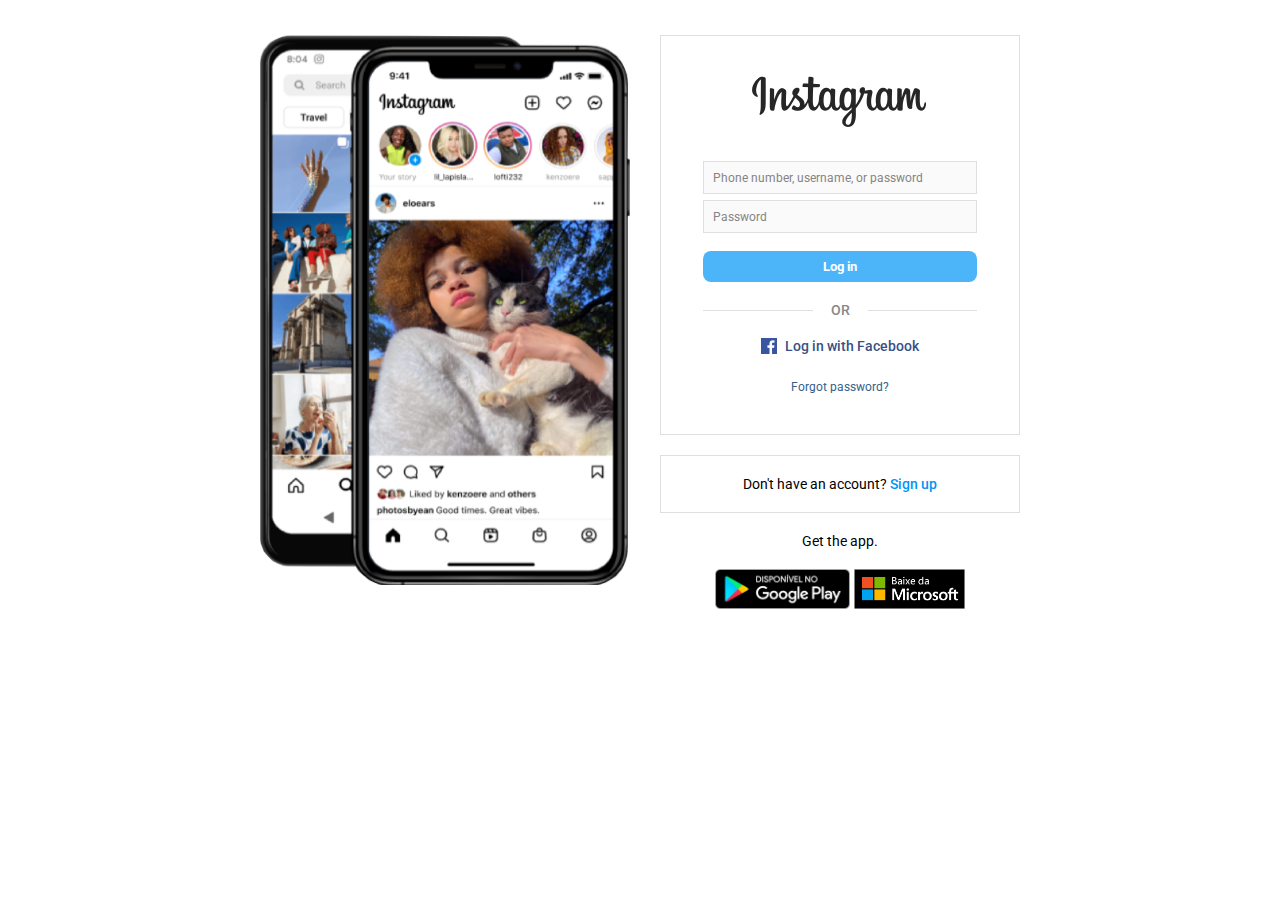
<file: index.html>
<!DOCTYPE html>
<html lang="en">
<head>
    <meta charset="UTF-8">
    <meta name="viewport" content="width=device-width, initial-scale=1.0">
    <title>Instagram</title>
    <link rel="stylesheet" href="style.css">
    <link rel="shortcut icon" href="img/insta-logo.ico" type="image/x-icon">
</head>
<body>
    <main>
        <section>
            <div class="container">
                <div class="esquerda">
                    <img src="img/celular.png" alt="imagem de celular" id="img-celular">
                </div> <!--esquerda-->
        
                <div class="direita">
                    <div class="input-box">
                        <img src="img/logo insta.png" alt="logo do instagram" class="logo">

                        <form>
                            <div class="inputLogin">
                                <input type="text" required>
                                <span class="placeholder-login">Phone number, username, or password</span>
                            </div>

                            <div class="inputPassword">
                                <input type="password" required id="password">
                                <span class="placeholder-password">Password</span>
                                <span id="toggle" onclick="showHide();" >Show</span>
                            </div>

                            <input type="submit" value="Log in" id="btn-enviar">
                        </form>

                        <div class="linha-ou">
                            <div class="linha"></div>
                            <p class="ou"> OR </p>
                            <div class="linha"></div>
                        </div> <!--linha-ou-->

                        <div class="entrar-facebook">
                            <a href="https://www.facebook.com/">
                                <img src="img/logo facebook.png" alt="logo do facebook"> Log in with Facebook
                            </a>
                        </div>

                        <div class="forgot-pw">
                            <a href="#">Forgot password?</a>
                        </div>
                    </div> <!--input-box-->
                    <div class="sign-up">
                        Don't have an account? <a href="cadastro.html">Sign up</a>
                    </div>
                    <div class="gta">
                        Get the app.
                    </div>
                    <div class="app">
                        <img src="img/baixe google play logo.png" alt="link de download no Google Play" class="app-custom">
                        <img src="img/baixe microsoft logo.png" alt="link de download no Google Play" class="app-custom">
                    </div>
                </div> <!--direita-->
            </div> <!--container-->
        </section>
    </main>
</body>
<script src="script.js"></script>
</html>
</file>
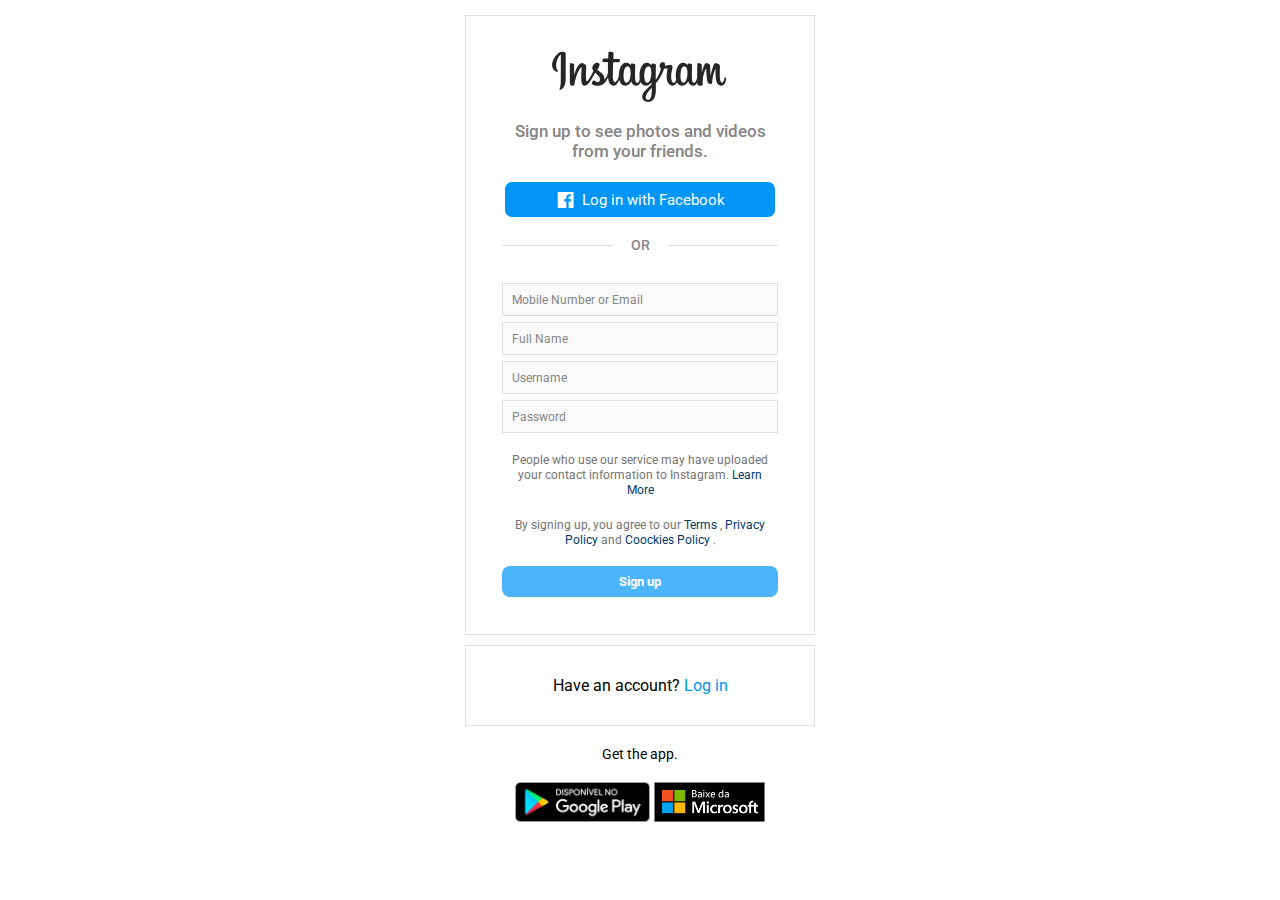
<file: cadastro.html>
<!DOCTYPE html>
<html lang="en">
<head>
    <meta charset="UTF-8">
    <meta name="viewport" content="width=device-width, initial-scale=1.0">
    <title>Sign up • Instagram</title>
    <link rel="shortcut icon" href="img/insta-logo.ico">
    <link rel="stylesheet" href="style.css">
    <link rel="stylesheet" href="cadastro.css">
    <link href='https://unpkg.com/boxicons@2.1.4/css/boxicons.min.css' rel='stylesheet'>
</head>
<body>
    <main>
        <section>
            <div class="container-cad">
                <div class="logo">
                    <img src="img/logo insta.png" alt="imagem da logo">
                    <h4><span class="main-title">Sign up to see photos and videos <br> 
                    from your friends.</span></h4>
                </div>
                <div class="btn-login-facebook">
                    <a href="https://www.facebook.com/">
                        <i class='bx bxl-facebook-square'></i>
                        Log in with Facebook
                    </a>
                </div>
                <div class="linha-ou">
                    <div class="linha"></div>
                    <div class="ou">OR</div>
                    <div class="linha"></div>
                </div>
                <form>
                    <div class="input-numberOrEmail">
                        <input type="text" id="numberOrEmail" required>
                        <span class="placeholder-numberOrEmail">Mobile Number or Email</span>
                    </div>

                    <div class="input-fullName">
                        <input type="text" required>
                        <span class="placeholder-fullName">Full Name</span>
                    </div>

                    <div class="input-username">
                        <input type="text" required>
                        <span class="placeholder-username">Username</span>
                    </div>

                    <div class="input-password">
                        <input type="password" id="password" required>
                        <span class="placeholder-password">Password</span>
                        <span id="toggle" onclick="showHide();">Show</span>
                    </div>

                    <div class="service">
                        <p>People who use our service may have uploaded your contact information to Instagram. <a href="https://www.facebook.com/help/instagram/261704639352628">Learn More</a></p>
                    </div>
    
                    <div class="terms">
                        <p>By signing up, you agree to our 
                            <a href="https://help.instagram.com/581066165581870/?locale=en_US">Terms</a> , <a href="https://www.facebook.com/privacy/policy">Privacy Policy</a> and <a href="https://privacycenter.instagram.com/policies/cookies/">Coockies Policy</a> .</p>
                    </div>
                    
                    <div class="btn-signup">
                        <input type="submit" value="Sign up" id="btn-enviar">
                    </div>
                </form>
            </div>

            <div class="login">Have an account? <a href="index.html">Log in</a></div>

            <div class="gta">
                Get the app.
            </div>

            <div class="app">
                <img src="img/baixe google play logo.png" alt="link de download no Google Play" class="app-custom">
                <img src="img/baixe microsoft logo.png" alt="link de download no Google Play" class="app-custom">
            </div>
        </section>
    </main>
</body>
<script src="script.js"></script>
</html>
</file>
<file: style.css>
@import url('https://fonts.googleapis.com/css2?family=Roboto:wght@100;300;400;500;700;900&display=swap');

* {
    padding: 0;
    margin: 0;
    box-sizing: border-box;
    font-family: 'Roboto', sans-serif;
}

form {
    display: flex;
    flex-direction: column;
    gap: 6px;
    margin-top: 30px;
    margin-bottom: 15px;
}

:root {
    --gray: #fafafa;
    --border: #dfdfdf;
    --blue1: #4CB5F9;
    --blue2: #0095F6;
    --darkblue: #385185;
    --moredarkblue: #35608A;
    --span: #858585;
}

.container {
    display: flex;
    justify-content: center;
    margin-top: 35px;
    gap: 30px;
}

#img-celular {
    width: 370px;
    height: 550px;
}

.direita {
    width: 360px;
    height: 550px;
    text-align: center;
}

.input-box {
    height: 400px;
    border: 1px solid var(--border);
    padding: 40px 42px 0 42px;
}

.inputLogin,
.inputPassword {
    position: relative;
    display: flex;
    flex-direction: column;
}

.inputLogin input,
.inputPassword input {
    padding: 9px 0 7px 8px;
    border: 1px solid var(--border);
    background: var(--gray);
    outline: none;
}

.inputLogin .placeholder-login,
.inputPassword .placeholder-password {
    position: absolute;
    top: -5px;
    left: -10px;
    padding: 15px 20px;
    pointer-events: none;
    font-size: 12px;
    color: var(--span);
    transition: 0.2s;
}

.inputLogin input:valid ~ .placeholder-login,
.inputPassword input:valid ~ .placeholder-password {
    transform: translateX(-1px) translateY(-10px);
    font-size: 10px;
}

#toggle {
    position: absolute;
    top: 50%;
    right: 10px;
    transform: translateY(-50%);
    cursor: pointer;
    font-size: 15px;
    font-weight: 500;
    color: #3f3f3f;
    border: none;
    background: none;
    user-select: none;
    display: none;
}

#toggle.active {
    display: block;
}

#btn-enviar {
    width: 100%;
    background-color: var(--blue1);
    border: none;
    border-radius: 8px;
    padding: 8px;
    color: #fff;
    font-weight: bold;
    margin-top: 12px;
}

.linha-ou {
    display: flex;
    align-items: center;
    gap: 18px;
    margin: 20px 0;
}

.linha {
    height: 1px;
    background: var(--border);
    width: 100%;
}

.ou {
    color: #888;
    font-size: 14px;
    font-weight: 500;
}

.entrar-facebook a{
    display: flex;
    justify-content: center;
    gap: 8px;
    font-weight: 500;
    color: var(--darkblue);
    margin: 2px 0 22px 0;
}

.entrar-facebook a img{
    width: 16px;
    height: 16px;
}

.forgot-pw a {
    font-size: 12px;
    color: var(--moredarkblue);
}

.entrar-facebook a,
.forgot-pw a,
.sign-up a {
    text-decoration: none;
}

.entrar-facebook a,
.sign-up,
.gta {
    font-size: 14px;
}

.sign-up {
    border: 1px solid var(--border);
    padding: 20px 0;
}

.sign-up a {
    color: var(--blue2);
    font-weight: 500;
}

.gta,
.app-custom,
.sign-up {
    margin-top: 20px;
}

.app-custom {
    height: 40px;
}

@media screen and (max-width: 875px) {
    #img-celular {
        display: none
    }
}
</file>
<file: cadastro.css>
@import url('https://fonts.googleapis.com/css2?family=Roboto:wght@100;300;400;500;700;900&display=swap');
@import url(style.css);

* {
    padding: 0;
    margin: 0;
    box-sizing: border-box;
    font-family: 'Roboto', sans-serif;
}

main {
    display: flex;
    justify-content: center;
}

section {
    display: flex;
    flex-direction: column;
    text-align: center;
}


.container-cad {
    margin-top: 15px;
    width: 350px;
    border: 1px solid var(--border);
    height: 620px;
    padding: 35px 36px;
    text-align: center;
}

.logo h4 {
    margin-top: 15px;
}

.main-title {
    font-size: 17px;
    color: var(--span);
    font-weight: 500;
}

.btn-login-facebook {
    margin-top: 21px;
    display: flex;
    text-align: center;
    justify-content: center;
}

.btn-login-facebook a {
    background-color: #0095F6;
    color: #fff;
    text-decoration: none;
    padding: 7px 50px;
    border-radius: 7px;
    font-size: 15px;
    display: flex;
    align-items: center;
    gap: 6px;
}

.btn-login-facebook a i {
    font-size: 21px;
}

.input-numberOrEmail,
.input-fullName,
.input-username,
.input-password {
    position: relative;
    display: flex;
    flex-direction: column;
}

.input-numberOrEmail input,
.input-fullName input,
.input-username input,
.input-password input {
    padding: 9px 0 7px 8px;
    border: 1px solid var(--border);
    background: var(--gray);
    outline: none;
}

.input-numberOrEmail .placeholder-numberOrEmail,
.input-fullName .placeholder-fullName,
.input-username .placeholder-username,
.input-password .placeholder-password {
    position: absolute;
    top: -5px;
    left: -10px;
    padding: 15px 20px;
    pointer-events: none;
    font-size: 12px;
    color: var(--span);
    transition: 0.2s;
}

.input-numberOrEmail input:valid ~ .placeholder-numberOrEmail,
.input-fullName input:valid ~ .placeholder-fullName,
.input-username input:valid ~ .placeholder-username,
.input-passwrod input:valid ~ .placeholder-password {
    transform: translateX(-1px) translateY(-10px);
    font-size: 10px;
}

.service p,
.terms p {
    color: #737373;
    font-size: 12px;
    line-height: 15px;
    padding: 0 6px;
}

.service,
.terms {
    margin-top: 14px;
}

.service a,
.terms a {
    text-decoration: none;
    color: #00376b;
}

.login {
    margin-top: 10px;
    border: 1px solid var(--border);
    padding: 30px 50px;
}

.login a {
    color: #0095f6;
    text-decoration: none;
}
</file>
